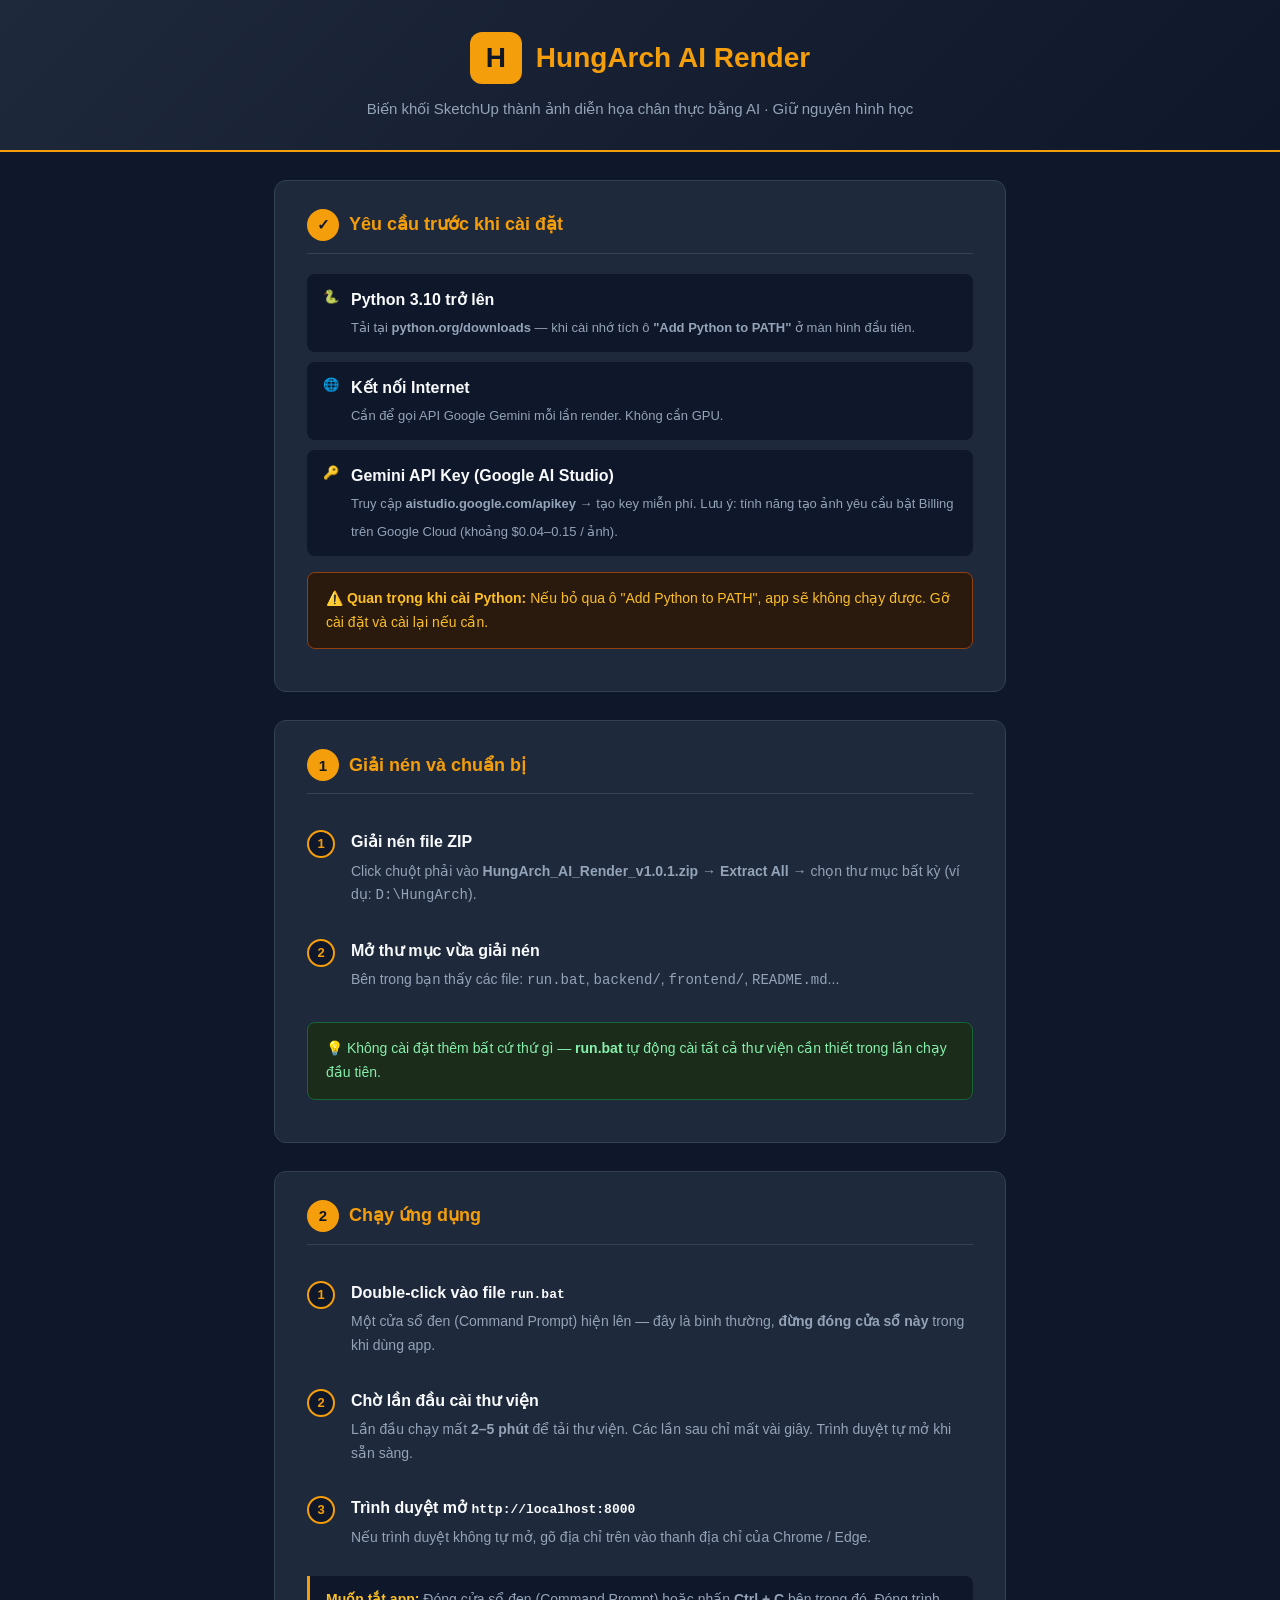
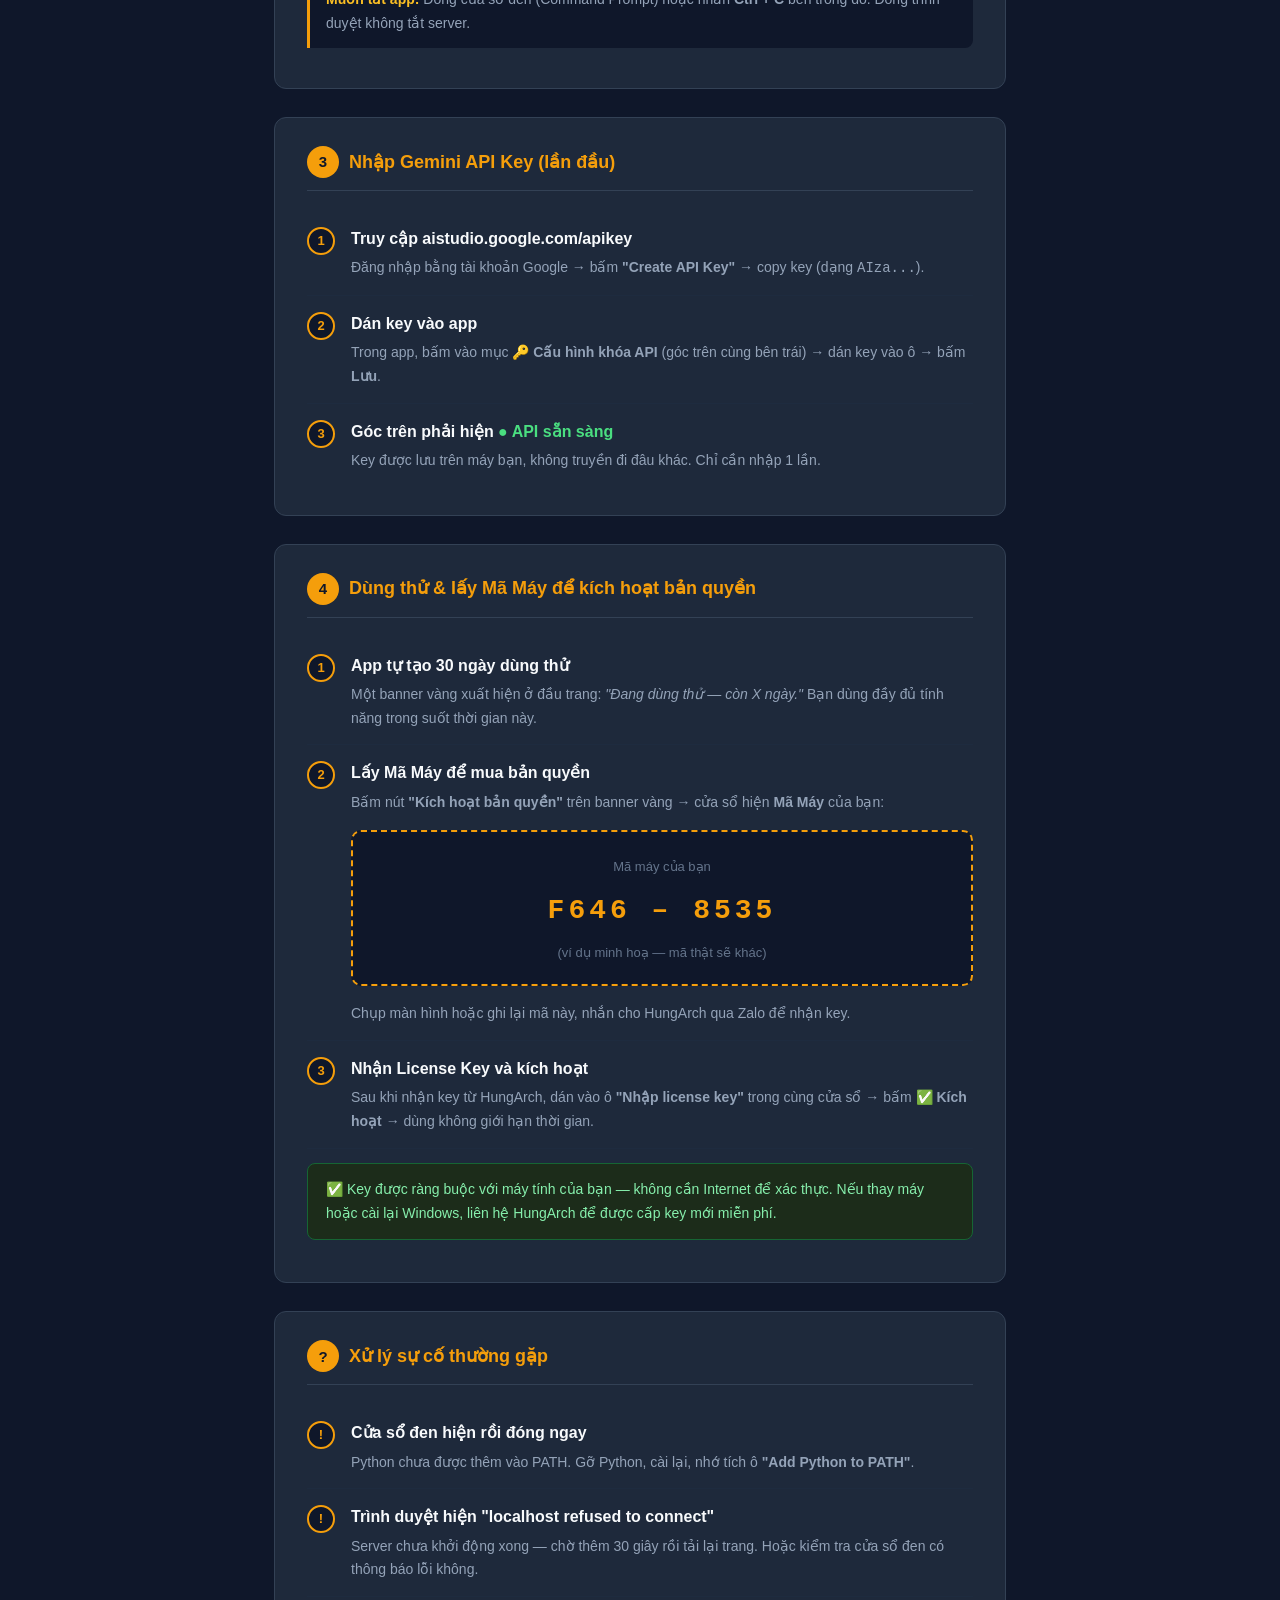
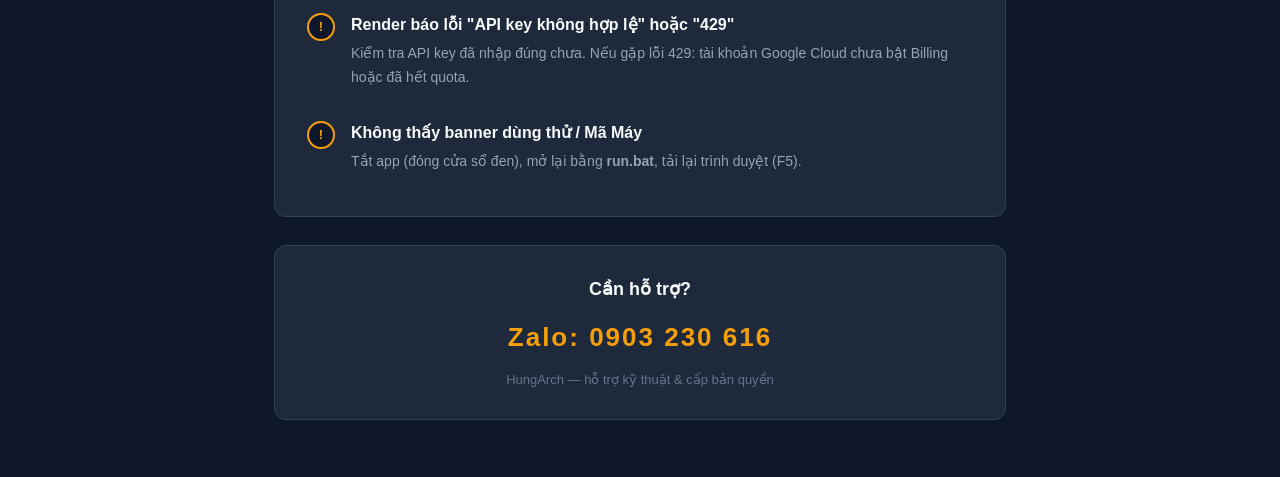
<file: HUONG_DAN_CAI_DAT.html>
<!DOCTYPE html>
<html lang="vi">
<head>
<meta charset="UTF-8">
<meta name="viewport" content="width=device-width, initial-scale=1.0">
<title>Hướng dẫn cài đặt — HungArch AI Render</title>
<style>
  * { box-sizing: border-box; margin: 0; padding: 0; }

  body {
    font-family: "Segoe UI", Arial, sans-serif;
    background: #0f172a;
    color: #e2e8f0;
    line-height: 1.7;
    padding: 0 0 60px;
  }

  /* ── Header ── */
  .header {
    background: linear-gradient(135deg, #1e293b 0%, #0f172a 100%);
    border-bottom: 2px solid #f59e0b;
    padding: 32px 0 28px;
    text-align: center;
  }
  .header .logo {
    display: inline-flex; align-items: center; gap: 14px;
    margin-bottom: 8px;
  }
  .header .logo-icon {
    width: 52px; height: 52px; border-radius: 12px;
    background: #f59e0b;
    display: flex; align-items: center; justify-content: center;
    font-size: 28px; font-weight: 900; color: #0f172a;
  }
  .header h1 { font-size: 28px; color: #f59e0b; font-weight: 700; }
  .header p  { color: #94a3b8; font-size: 15px; margin-top: 4px; }

  /* ── Layout ── */
  .container { max-width: 780px; margin: 0 auto; padding: 0 24px; }

  /* ── Section ── */
  .section {
    background: #1e293b;
    border-radius: 12px;
    padding: 28px 32px;
    margin-top: 28px;
    border: 1px solid #334155;
  }
  .section-title {
    font-size: 18px; font-weight: 700; color: #f59e0b;
    display: flex; align-items: center; gap: 10px;
    margin-bottom: 20px; padding-bottom: 12px;
    border-bottom: 1px solid #334155;
  }
  .section-title .num {
    width: 32px; height: 32px; border-radius: 50%;
    background: #f59e0b; color: #0f172a;
    display: inline-flex; align-items: center; justify-content: center;
    font-size: 15px; font-weight: 900; flex-shrink: 0;
  }

  /* ── Steps ── */
  .step {
    display: flex; gap: 16px;
    padding: 14px 0;
    border-bottom: 1px solid #1e3a5f22;
  }
  .step:last-child { border-bottom: none; }
  .step-num {
    width: 28px; height: 28px; border-radius: 50%;
    background: #0f172a; border: 2px solid #f59e0b;
    color: #f59e0b; font-size: 13px; font-weight: 700;
    display: flex; align-items: center; justify-content: center;
    flex-shrink: 0; margin-top: 2px;
  }
  .step-body { flex: 1; }
  .step-body strong { color: #f8fafc; }
  .step-body p { color: #94a3b8; font-size: 14px; margin-top: 4px; }

  /* ── Code / note ── */
  .note {
    background: #0f172a;
    border-left: 3px solid #f59e0b;
    border-radius: 0 8px 8px 0;
    padding: 12px 16px;
    margin: 12px 0;
    font-size: 14px; color: #94a3b8;
  }
  .note strong { color: #fbbf24; }

  .code-block {
    background: #0f172a;
    border: 1px solid #334155;
    border-radius: 8px;
    padding: 12px 16px;
    font-family: Consolas, monospace;
    font-size: 13px;
    color: #86efac;
    margin: 10px 0;
    word-break: break-all;
  }

  /* ── Machine ID box ── */
  .mid-demo {
    background: #0f172a;
    border: 2px dashed #f59e0b;
    border-radius: 10px;
    padding: 20px;
    text-align: center;
    margin: 16px 0;
  }
  .mid-demo .mid-value {
    font-family: Consolas, monospace;
    font-size: 28px; font-weight: 700;
    color: #f59e0b; letter-spacing: 4px;
    margin: 8px 0;
  }
  .mid-demo p { color: #64748b; font-size: 13px; }

  /* ── Requirement tags ── */
  .req-list { display: flex; flex-direction: column; gap: 10px; }
  .req-item {
    display: flex; align-items: flex-start; gap: 12px;
    background: #0f172a; border-radius: 8px; padding: 12px 16px;
  }
  .req-icon { font-size: 22px; flex-shrink: 0; }
  .req-item strong { color: #f8fafc; display: block; }
  .req-item span { color: #94a3b8; font-size: 13px; }

  /* ── Warning / tip ── */
  .tip {
    background: #1c2c1a; border: 1px solid #166534;
    border-radius: 8px; padding: 14px 18px;
    font-size: 14px; color: #86efac; margin: 14px 0;
  }
  .warn {
    background: #2a1a0e; border: 1px solid #92400e;
    border-radius: 8px; padding: 14px 18px;
    font-size: 14px; color: #fbbf24; margin: 14px 0;
  }

  /* ── Contact ── */
  .contact {
    text-align: center;
    background: #1e293b;
    border: 1px solid #334155;
    border-radius: 12px;
    padding: 28px;
    margin-top: 28px;
  }
  .contact h3 { color: #f8fafc; font-size: 18px; margin-bottom: 8px; }
  .contact .zalo {
    font-size: 26px; font-weight: 700; color: #f59e0b;
    letter-spacing: 2px; margin: 10px 0;
  }
  .contact p { color: #64748b; font-size: 13px; }
</style>
</head>
<body>

<!-- ── Header ── -->
<div class="header">
  <div class="logo">
    <div class="logo-icon">H</div>
    <div>
      <h1>HungArch AI Render</h1>
    </div>
  </div>
  <p>Biến khối SketchUp thành ảnh diễn họa chân thực bằng AI · Giữ nguyên hình học</p>
</div>

<div class="container">

  <!-- ── BƯỚC 0: Yêu cầu ── -->
  <div class="section">
    <div class="section-title">
      <span class="num">✓</span>
      Yêu cầu trước khi cài đặt
    </div>
    <div class="req-list">
      <div class="req-item">
        <span class="req-icon">🐍</span>
        <div>
          <strong>Python 3.10 trở lên</strong>
          <span>Tải tại <b>python.org/downloads</b> — khi cài nhớ tích ô
            <b>"Add Python to PATH"</b> ở màn hình đầu tiên.</span>
        </div>
      </div>
      <div class="req-item">
        <span class="req-icon">🌐</span>
        <div>
          <strong>Kết nối Internet</strong>
          <span>Cần để gọi API Google Gemini mỗi lần render. Không cần GPU.</span>
        </div>
      </div>
      <div class="req-item">
        <span class="req-icon">🔑</span>
        <div>
          <strong>Gemini API Key (Google AI Studio)</strong>
          <span>Truy cập <b>aistudio.google.com/apikey</b> → tạo key miễn phí.
            Lưu ý: tính năng tạo ảnh yêu cầu bật Billing trên Google Cloud
            (khoảng $0.04–0.15 / ảnh).</span>
        </div>
      </div>
    </div>
    <div class="warn" style="margin-top:16px;">
      ⚠️ <strong>Quan trọng khi cài Python:</strong> Nếu bỏ qua ô "Add Python to PATH",
      app sẽ không chạy được. Gỡ cài đặt và cài lại nếu cần.
    </div>
  </div>

  <!-- ── BƯỚC 1: Giải nén ── -->
  <div class="section">
    <div class="section-title">
      <span class="num">1</span>
      Giải nén và chuẩn bị
    </div>
    <div class="step">
      <div class="step-num">1</div>
      <div class="step-body">
        <strong>Giải nén file ZIP</strong>
        <p>Click chuột phải vào <b>HungArch_AI_Render_v1.0.1.zip</b>
          → <b>Extract All</b> → chọn thư mục bất kỳ (ví dụ: <code>D:\HungArch</code>).</p>
      </div>
    </div>
    <div class="step">
      <div class="step-num">2</div>
      <div class="step-body">
        <strong>Mở thư mục vừa giải nén</strong>
        <p>Bên trong bạn thấy các file: <code>run.bat</code>, <code>backend/</code>,
          <code>frontend/</code>, <code>README.md</code>...</p>
      </div>
    </div>
    <div class="tip">
      💡 Không cài đặt thêm bất cứ thứ gì — <b>run.bat</b> tự động cài tất cả thư viện
      cần thiết trong lần chạy đầu tiên.
    </div>
  </div>

  <!-- ── BƯỚC 2: Chạy app ── -->
  <div class="section">
    <div class="section-title">
      <span class="num">2</span>
      Chạy ứng dụng
    </div>
    <div class="step">
      <div class="step-num">1</div>
      <div class="step-body">
        <strong>Double-click vào file <code>run.bat</code></strong>
        <p>Một cửa sổ đen (Command Prompt) hiện lên — đây là bình thường,
          <b>đừng đóng cửa sổ này</b> trong khi dùng app.</p>
      </div>
    </div>
    <div class="step">
      <div class="step-num">2</div>
      <div class="step-body">
        <strong>Chờ lần đầu cài thư viện</strong>
        <p>Lần đầu chạy mất <b>2–5 phút</b> để tải thư viện. Các lần sau chỉ mất
          vài giây. Trình duyệt tự mở khi sẵn sàng.</p>
      </div>
    </div>
    <div class="step">
      <div class="step-num">3</div>
      <div class="step-body">
        <strong>Trình duyệt mở <code>http://localhost:8000</code></strong>
        <p>Nếu trình duyệt không tự mở, gõ địa chỉ trên vào thanh địa chỉ của Chrome / Edge.</p>
      </div>
    </div>
    <div class="note">
      <strong>Muốn tắt app:</strong> Đóng cửa sổ đen (Command Prompt) hoặc nhấn
      <b>Ctrl + C</b> bên trong đó. Đóng trình duyệt không tắt server.
    </div>
  </div>

  <!-- ── BƯỚC 3: Nhập API Key ── -->
  <div class="section">
    <div class="section-title">
      <span class="num">3</span>
      Nhập Gemini API Key (lần đầu)
    </div>
    <div class="step">
      <div class="step-num">1</div>
      <div class="step-body">
        <strong>Truy cập aistudio.google.com/apikey</strong>
        <p>Đăng nhập bằng tài khoản Google → bấm <b>"Create API Key"</b>
          → copy key (dạng <code>AIza...</code>).</p>
      </div>
    </div>
    <div class="step">
      <div class="step-num">2</div>
      <div class="step-body">
        <strong>Dán key vào app</strong>
        <p>Trong app, bấm vào mục <b>🔑 Cấu hình khóa API</b> (góc trên cùng bên trái)
          → dán key vào ô → bấm <b>Lưu</b>.</p>
      </div>
    </div>
    <div class="step">
      <div class="step-num">3</div>
      <div class="step-body">
        <strong>Góc trên phải hiện <span style="color:#4ade80">● API sẵn sàng</span></strong>
        <p>Key được lưu trên máy bạn, không truyền đi đâu khác. Chỉ cần nhập 1 lần.</p>
      </div>
    </div>
  </div>

  <!-- ── BƯỚC 4: Dùng thử / Lấy Machine ID ── -->
  <div class="section">
    <div class="section-title">
      <span class="num">4</span>
      Dùng thử & lấy Mã Máy để kích hoạt bản quyền
    </div>
    <div class="step">
      <div class="step-num">1</div>
      <div class="step-body">
        <strong>App tự tạo 30 ngày dùng thử</strong>
        <p>Một banner vàng xuất hiện ở đầu trang: <i>"Đang dùng thử — còn X ngày."</i>
          Bạn dùng đầy đủ tính năng trong suốt thời gian này.</p>
      </div>
    </div>
    <div class="step">
      <div class="step-num">2</div>
      <div class="step-body">
        <strong>Lấy Mã Máy để mua bản quyền</strong>
        <p>Bấm nút <b>"Kích hoạt bản quyền"</b> trên banner vàng →
          cửa sổ hiện <b>Mã Máy</b> của bạn:</p>
        <div class="mid-demo">
          <p>Mã máy của bạn</p>
          <div class="mid-value">F646 – 8535</div>
          <p>(ví dụ minh hoạ — mã thật sẽ khác)</p>
        </div>
        <p>Chụp màn hình hoặc ghi lại mã này, nhắn cho HungArch qua Zalo để nhận key.</p>
      </div>
    </div>
    <div class="step">
      <div class="step-num">3</div>
      <div class="step-body">
        <strong>Nhận License Key và kích hoạt</strong>
        <p>Sau khi nhận key từ HungArch, dán vào ô <b>"Nhập license key"</b>
          trong cùng cửa sổ → bấm <b>✅ Kích hoạt</b> → dùng không giới hạn thời gian.</p>
      </div>
    </div>
    <div class="tip">
      ✅ Key được ràng buộc với máy tính của bạn — không cần Internet để xác thực.
      Nếu thay máy hoặc cài lại Windows, liên hệ HungArch để được cấp key mới miễn phí.
    </div>
  </div>

  <!-- ── Xử lý sự cố ── -->
  <div class="section">
    <div class="section-title">
      <span class="num">?</span>
      Xử lý sự cố thường gặp
    </div>
    <div class="step">
      <div class="step-num">!</div>
      <div class="step-body">
        <strong>Cửa sổ đen hiện rồi đóng ngay</strong>
        <p>Python chưa được thêm vào PATH. Gỡ Python, cài lại, nhớ tích ô
          <b>"Add Python to PATH"</b>.</p>
      </div>
    </div>
    <div class="step">
      <div class="step-num">!</div>
      <div class="step-body">
        <strong>Trình duyệt hiện "localhost refused to connect"</strong>
        <p>Server chưa khởi động xong — chờ thêm 30 giây rồi tải lại trang.
          Hoặc kiểm tra cửa sổ đen có thông báo lỗi không.</p>
      </div>
    </div>
    <div class="step">
      <div class="step-num">!</div>
      <div class="step-body">
        <strong>Render báo lỗi "API key không hợp lệ" hoặc "429"</strong>
        <p>Kiểm tra API key đã nhập đúng chưa. Nếu gặp lỗi 429: tài khoản Google Cloud
          chưa bật Billing hoặc đã hết quota.</p>
      </div>
    </div>
    <div class="step">
      <div class="step-num">!</div>
      <div class="step-body">
        <strong>Không thấy banner dùng thử / Mã Máy</strong>
        <p>Tắt app (đóng cửa sổ đen), mở lại bằng <b>run.bat</b>,
          tải lại trình duyệt (F5).</p>
      </div>
    </div>
  </div>

  <!-- ── Liên hệ ── -->
  <div class="contact">
    <h3>Cần hỗ trợ?</h3>
    <div class="zalo">Zalo: 0903 230 616</div>
    <p>HungArch — hỗ trợ kỹ thuật &amp; cấp bản quyền</p>
  </div>

</div>
</body>
</html>
</file>
